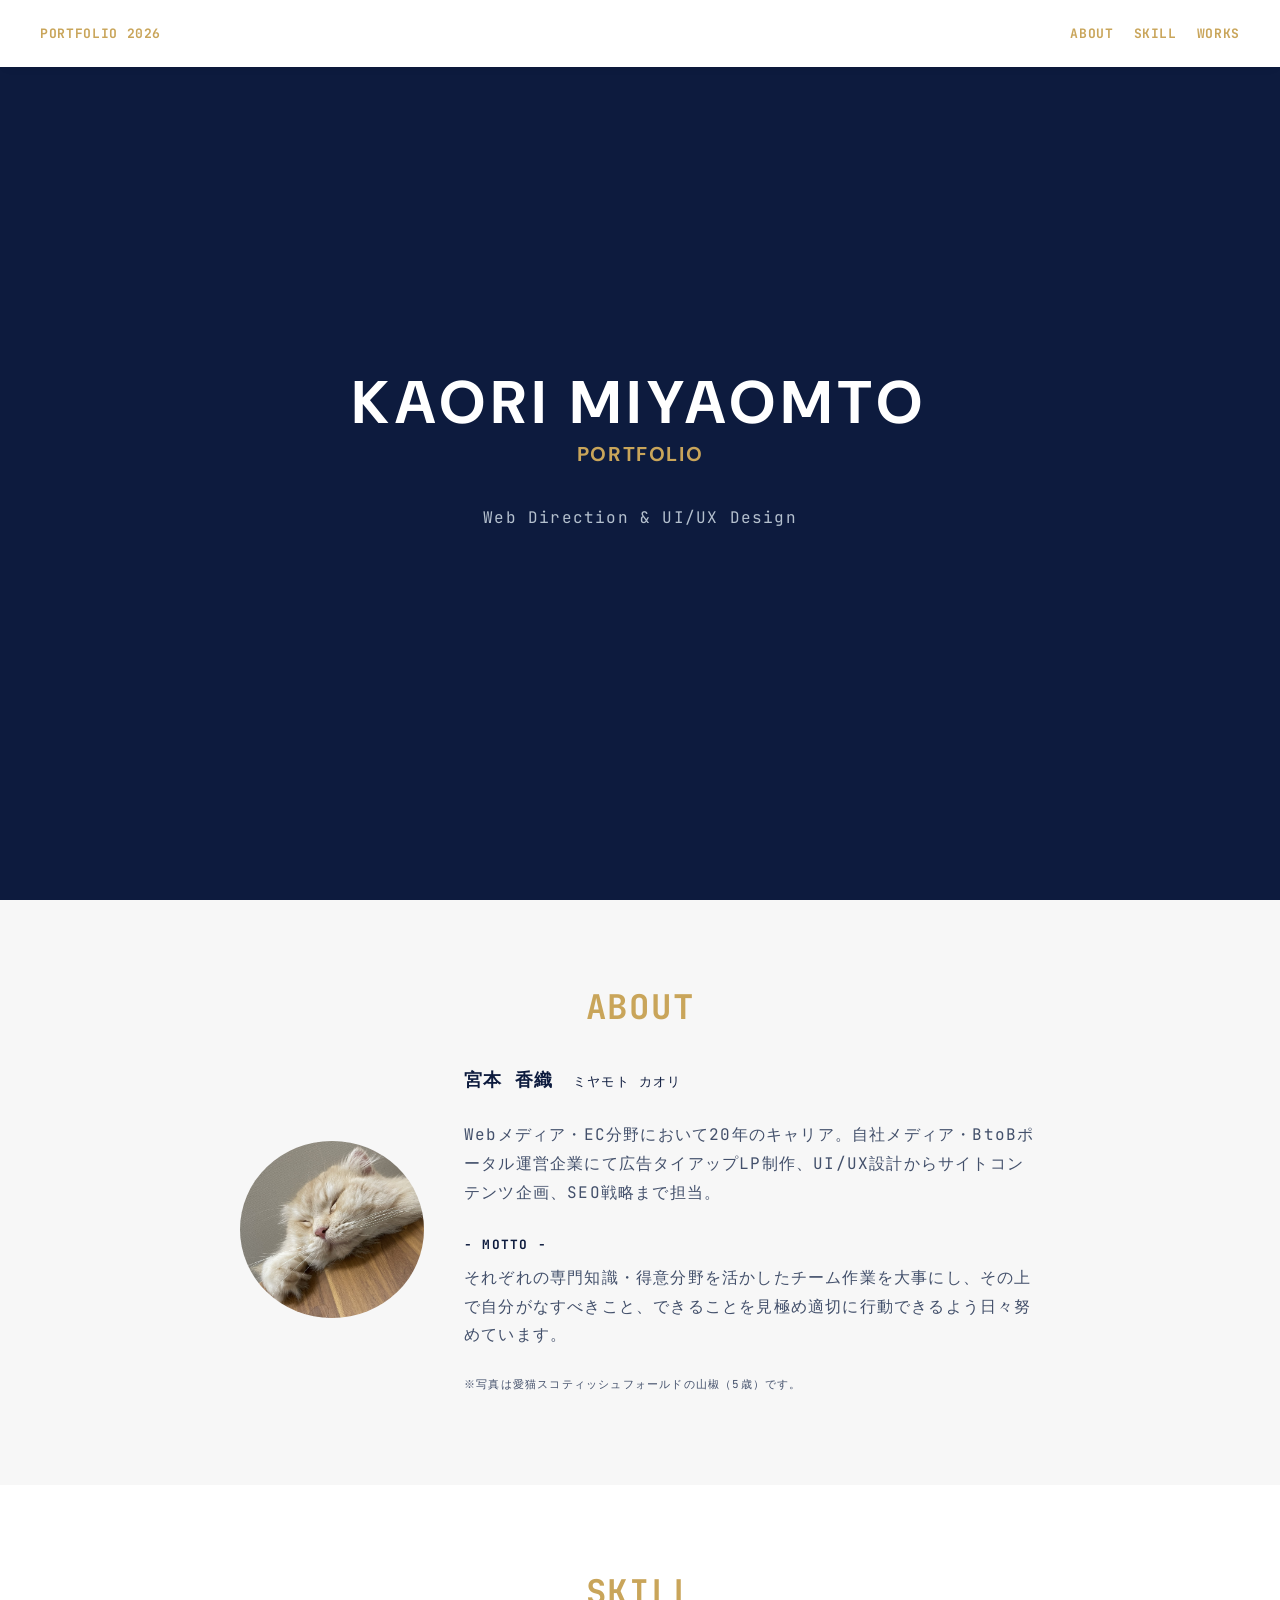
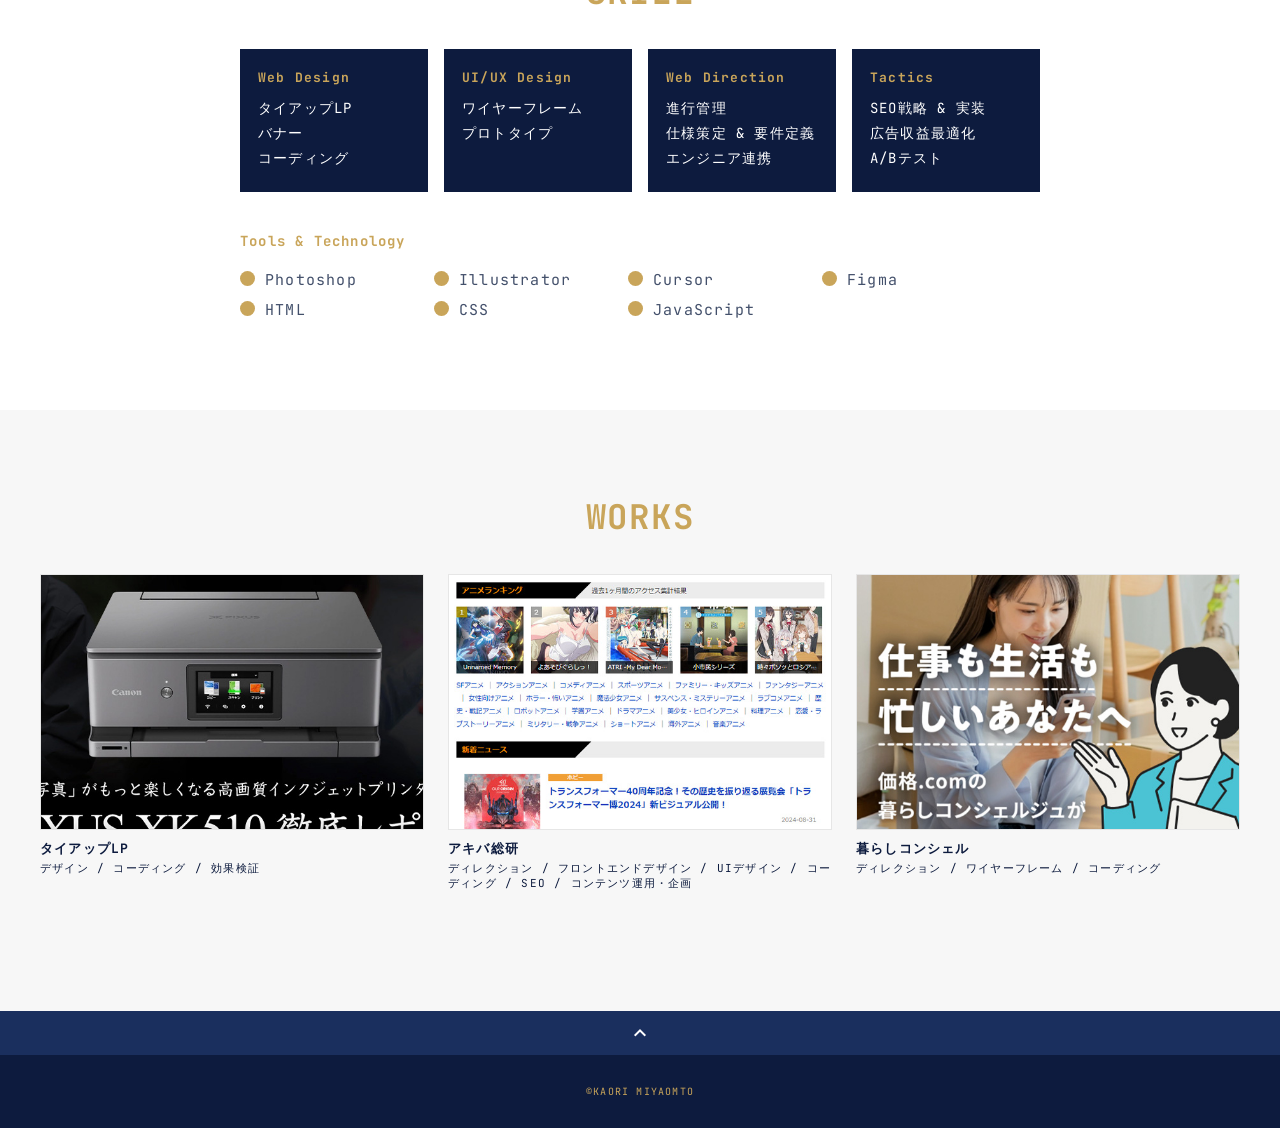
<file: index.html>
<!DOCTYPE html>
<html>
<head>
  <meta charset="utf-8">
  <meta name="viewport" content="width=device-width,initial-scale=1">
  <meta name="description" content="宮本香織のポートフォリオサイトです。" />
  <title>KAORI MIYAOMTO ポートフォリオ</title>
  <link rel="preconnect" href="https://fonts.googleapis.com">
  <link rel="preconnect" href="https://fonts.gstatic.com" crossorigin>
  <link href="https://fonts.googleapis.com/css2?family=DM+Sans:ital,opsz,wght@0,9..40,100..1000;1,9..40,100..1000&family=JetBrains+Mono:ital,wght@0,100..800;1,100..800&display=swap" rel="stylesheet">
  <link href="https://fonts.googleapis.com/css?family=Material+Icons+Outlined" rel="stylesheet">
  <link href="css/ress.css" media="all" rel="stylesheet" type="text/css" />
  <link href="css/style.css" media="all" rel="stylesheet" type="text/css" />
  <link rel="shortcut icon" href="img/favicon.ico" />
</head>

<body>
  <div class="wrapper">

    <!-- header -->
    <header class="header ">
      <div class="container">
        <h1 class="header-logo">
          <a href="/portfolio/">PORTFOLIO 2026</a>
        </h1>
        <nav class="gnav">
          <ul class="gnav-list">
            <li class="gnav-item"><a href="#about">ABOUT</a></li>
            <li class="gnav-item"><a href="#skill">SKILL</a></li>
            <li class="gnav-item"><a href="#works">WORKS</a></li>
          </ul>
        </nav>
      </div>
    </header>
    <!-- /header -->

    <main class="content">

      <div class="mv">
        <div class="mv-container">
          <p class="mv-title">KAORI MIYAOMTO</p>
          <p class="mv-subtitle">PORTFOLIO</p>
          <p class="mv-text">Web Direction & UI/UX Design</p>
        </div>
      </div>
      <section class="about section" id="about">
        <div class="container">
          <h2 class="title">ABOUT</h2>
          <div class="profile">
            <p class="profile-img">
              <img src="img/profile.jpg" alt="About me">
            </p>
            <div class="profile-body">
              <p class="profile-name">宮本 香織<small>ミヤモト カオリ</small></p>
              <p>
                Webメディア・EC分野において20年のキャリア。自社メディア・BtoBポータル運営企業にて広告タイアップLP制作、UI/UX設計からサイトコンテンツ企画、SEO戦略まで担当。
              </p>
              <p class="profile-comment">
                それぞれの専門知識・得意分野を活かしたチーム作業を大事にし、その上で自分がなすべきこと、できることを見極め適切に行動できるよう日々努めています。  
              </p>
              <p class="note">※写真は愛猫スコティッシュフォールドの山椒（5歳）です。</p>
            </div>
          </div>
        </div>
      </section>
      <section class="skill section" id="skill">
        <div class="container">
          <h2 class="title">SKILL</h2>
          <div class="skill-list">
            <div class="skill-set">
              <div class="skill-item">
                <div class="skill-body">
                  <h3 class="skill-name">Web Design</h3>
                  <ul class="skill-text">
                    <li>タイアップLP</li><li>バナー</li><li>コーディング</li>
                  </ul>
                </div>
              </div>
              <div class="skill-item">
                <div class="skill-body">
                  <h3 class="skill-name">UI/UX Design</h3>
                  <ul class="skill-text">
                    <li>ワイヤーフレーム</li><li>プロトタイプ</li>
                  </ul>
                </div>
              </div>
              <div class="skill-item">
                <div class="skill-body">
                  <h3 class="skill-name">Web Direction</h3>
                  <ul class="skill-text">
                    <li>進行管理</li><li>仕様策定 & 要件定義</li><li>エンジニア連携</li>
                  </ul>
                </div>
              </div>
              <div class="skill-item">
                <div class="skill-body">
                  <h3 class="skill-name">Tactics</h3>
                  <ul class="skill-text">
                    <li>SEO戦略 & 実装</li><li>広告収益最適化</li><li>A/Bテスト</li>
                  </ul>
                </div>
              </div>
            </div>
            <div class="tool-set">
              <h3 class="tool-name">Tools & Technology</h3>
              <ul class="tool-list">
                <li class="tool-icon">Photoshop</li>
                <li class="tool-icon">Illustrator</li>
                <li class="tool-icon">Cursor</li>
                <li class="tool-icon">Figma</li>
                <li class="tool-icon">HTML</li>
                <li class="tool-icon">CSS</li>
                <li class="tool-icon">JavaScript</li>
              </ul>
            </div>
          </div>
        </div>
      </section>
      <section class="works section" id="works">
        <div class="container">
          <h2 class="title">WORKS</h2>
          <div class="works-list">
            <a class="works-item" href="works_01.html">
              <div class="works-img"><img src="img/works-thumb_01.jpg" alt="タイアップLP"></div>
              <p class="works-name">タイアップLP</p>
              <p class="works-info">デザイン / コーディング / 効果検証</p>
            </a>
            <a class="works-item" href="works_02.html">
              <div class="works-img"><img src="img/works-thumb_02.jpg" alt="アキバ総研"></div>
              <p class="works-name">アキバ総研</p>
              <p class="works-info">ディレクション / フロントエンドデザイン / UIデザイン / コーディング / SEO / コンテンツ運用・企画</p>
            </a>
            <a class="works-item" href="works_03.html">
              <div class="works-img"><img src="img/works-thumb_03.jpg" alt="暮らしコンシェル"></div>
              <p class="works-name">暮らしコンシェル</p>
              <p class="works-info">ディレクション / ワイヤーフレーム / コーディング</p>
            </a>
          </div>
        </div>
      </section>
      <div class="page-top" id="js-page-top">
        <span class="material-icons-outlined">expand_less</span>
      </div>
    </main>

    <footer class="footer">
      <div class="copyright">&copy;KAORI MIYAOMTO</div>
    </footer>
    </div>
  <script src="https://ajax.googleapis.com/ajax/libs/jquery/3.6.0/jquery.min.js"></script>
  <script type='text/javascript' src="js/script.js"></script>
</body>
</html>
</file>
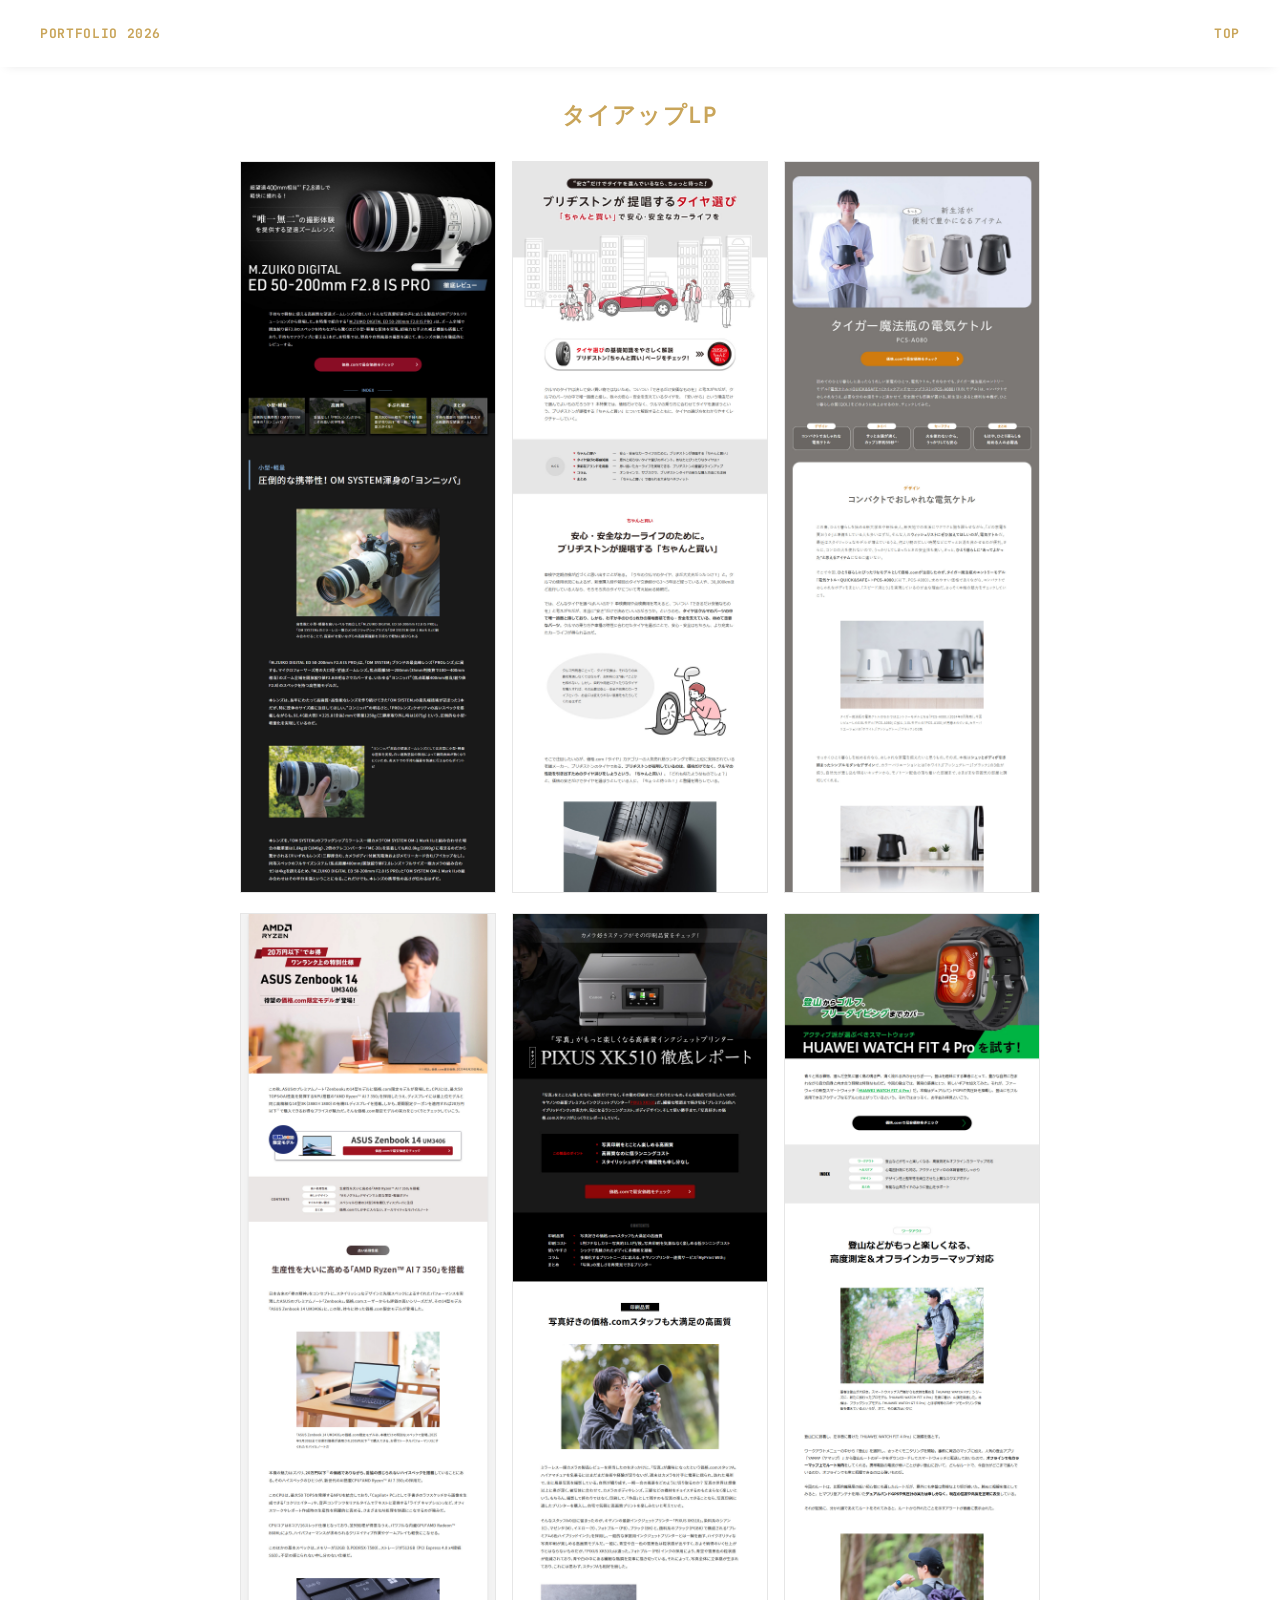
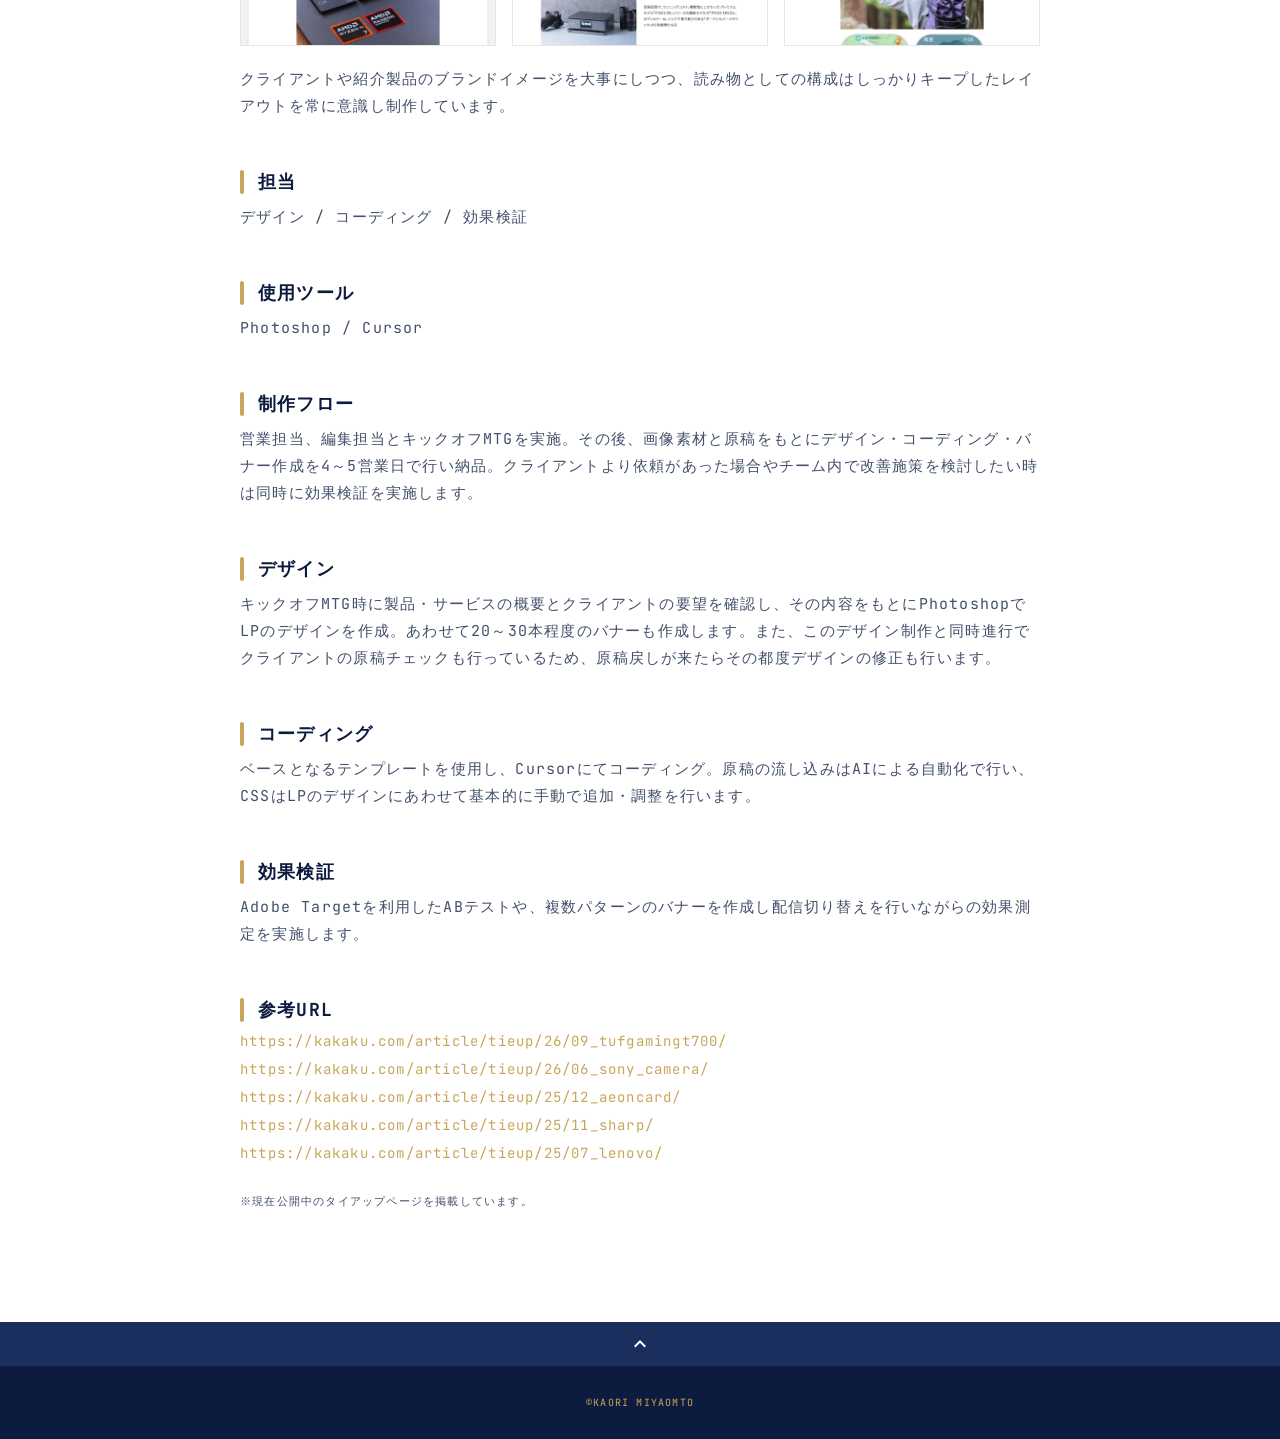
<file: works_01.html>
<!DOCTYPE html>
<html>
<head>
  <meta charset="utf-8">
  <meta name="viewport" content="width=device-width,initial-scale=1.0,user-scalable=no">
  <meta name="description" content="宮本香織のポートフォリオサイトです。" />
  <title>KAORI MIYAOMTO ポートフォリオ</title>
  <link rel="preconnect" href="https://fonts.googleapis.com">
  <link rel="preconnect" href="https://fonts.gstatic.com" crossorigin>
  <link href="https://fonts.googleapis.com/css2?family=DM+Sans:ital,opsz,wght@0,9..40,100..1000;1,9..40,100..1000&family=JetBrains+Mono:ital,wght@0,100..800;1,100..800&display=swap" rel="stylesheet">
  <link href="https://fonts.googleapis.com/css?family=Material+Icons+Outlined" rel="stylesheet">
  <link href="css/ress.css" media="all" rel="stylesheet" type="text/css" />
  <link href="css/style.css" media="all" rel="stylesheet" type="text/css" />
  <link rel="shortcut icon" href="img/favicon.ico" />
</head>

<body>
  <div class="wrapper">

    <!-- header -->
    <header class="header ">
      <div class="container">
        <h1 class="header-logo">
          <a href="/portfolio/">PORTFOLIO 2026</a>
        </h1>
        <nav class="gnav">
          <ul class="gnav-list">
            <li class="gnav-item"><a href="/portfolio/">TOP</a></li>
          </ul>
        </nav>
      </div>
    </header>
    <!-- /header -->

    <main class="content">

      <article class="article">
        <div class="article-container">
          <h2 class="article-title">タイアップLP</h2>
          <div class="article-body">
            <div class="works-sample">
              <a href="https://kakaku.com/article/tieup/25/09_omsystem/" target="_blank" rel="noopener"><img src="img/works-lp_01.jpg" alt="タイアップLP"></a>
              <a href="https://kakaku.com/article/tieup/25/03_bridgestone/" target="_blank" rel="noopener"><img src="img/works-lp_02.jpg" alt="タイアップLP"></a>
              <a href="https://kakaku.com/article/tieup/25/01_tiger/" target="_blank" rel="noopener"><img src="img/works-lp_03.jpg" alt="タイアップLP"></a>
              <a href="https://kakaku.com/article/tieup/25/08_zenbook/" target="_blank" rel="noopener"><img src="img/works-lp_04.jpg" alt="タイアップLP"></a>
              <a href="https://kakaku.com/article/tieup/25/11_pixus_xk510/" target="_blank" rel="noopener"><img src="img/works-lp_05.jpg" alt="タイアップLP"></a>
              <a href="https://kakaku.com/article/tieup/25/05_huawei/" target="_blank" rel="noopener"><img src="img/works-lp_06.jpg" alt="タイアップLP"></a>
            </div>
            <p>クライアントや紹介製品のブランドイメージを大事にしつつ、読み物としての構成はしっかりキープしたレイアウトを常に意識し制作しています。</p>

            <h3>担当</h3>
            <p>デザイン / コーディング / 効果検証</p>
            <h3>使用ツール</h3>
            <p>Photoshop / Cursor</p>
            <h3>制作フロー</h3>
            <p>
              営業担当、編集担当とキックオフMTGを実施。その後、画像素材と原稿をもとにデザイン・コーディング・バナー作成を4～5営業日で行い納品。クライアントより依頼があった場合やチーム内で改善施策を検討したい時は同時に効果検証を実施します。
            </p>
            <h3>デザイン</h3>
            <p>
              キックオフMTG時に製品・サービスの概要とクライアントの要望を確認し、その内容をもとにPhotoshopでLPのデザインを作成。あわせて20～30本程度のバナーも作成します。また、このデザイン制作と同時進行でクライアントの原稿チェックも行っているため、原稿戻しが来たらその都度デザインの修正も行います。
            </p>
            <h3>コーディング</h3>
            <p>
              ベースとなるテンプレートを使用し、Cursorにてコーディング。原稿の流し込みはAIによる自動化で行い、CSSはLPのデザインにあわせて基本的に手動で追加・調整を行います。
            </p>
            <h3>効果検証</h3>
            <p>
              Adobe Targetを利用したABテストや、複数パターンのバナーを作成し配信切り替えを行いながらの効果測定を実施します。
            </p>
            <h3>参考URL</h3>
            <ul class="works-link">
              <li><a href="https://kakaku.com/article/tieup/26/09_tufgamingt700/" target="_blank" rel="noopener">https://kakaku.com/article/tieup/26/09_tufgamingt700/</a></li>
              <li><a href="https://kakaku.com/article/tieup/26/06_sony_camera/" target="_blank" rel="noopener">https://kakaku.com/article/tieup/26/06_sony_camera/</a></li>
              <li><a href="https://kakaku.com/article/tieup/25/12_aeoncard/" target="_blank" rel="noopener">https://kakaku.com/article/tieup/25/12_aeoncard/</a></li>
              <li><a href="https://kakaku.com/article/tieup/25/11_sharp/" target="_blank" rel="noopener">https://kakaku.com/article/tieup/25/11_sharp/</a></li>
              <li><a href="https://kakaku.com/article/tieup/25/07_lenovo/" target="_blank" rel="noopener">https://kakaku.com/article/tieup/25/07_lenovo/</a></li>
            </ul>
            <p class="note">※現在公開中のタイアップページを掲載しています。</p>
          </div>
        </div>
      </article>

      <div class="page-top" id="js-page-top">
        <span class="material-icons-outlined">expand_less</span>
      </div>
    </main>

    <!-- footer -->
    <footer class="footer">
      <div class="copyright">&copy;KAORI MIYAOMTO</div>
    </footer>
    <!-- /footer -->

  </div>
  <script src="https://ajax.googleapis.com/ajax/libs/jquery/3.5.1/jquery.min.js"></script>
  <script type='text/javascript' src="js/script.js"></script>
</body>
</html>
</file>
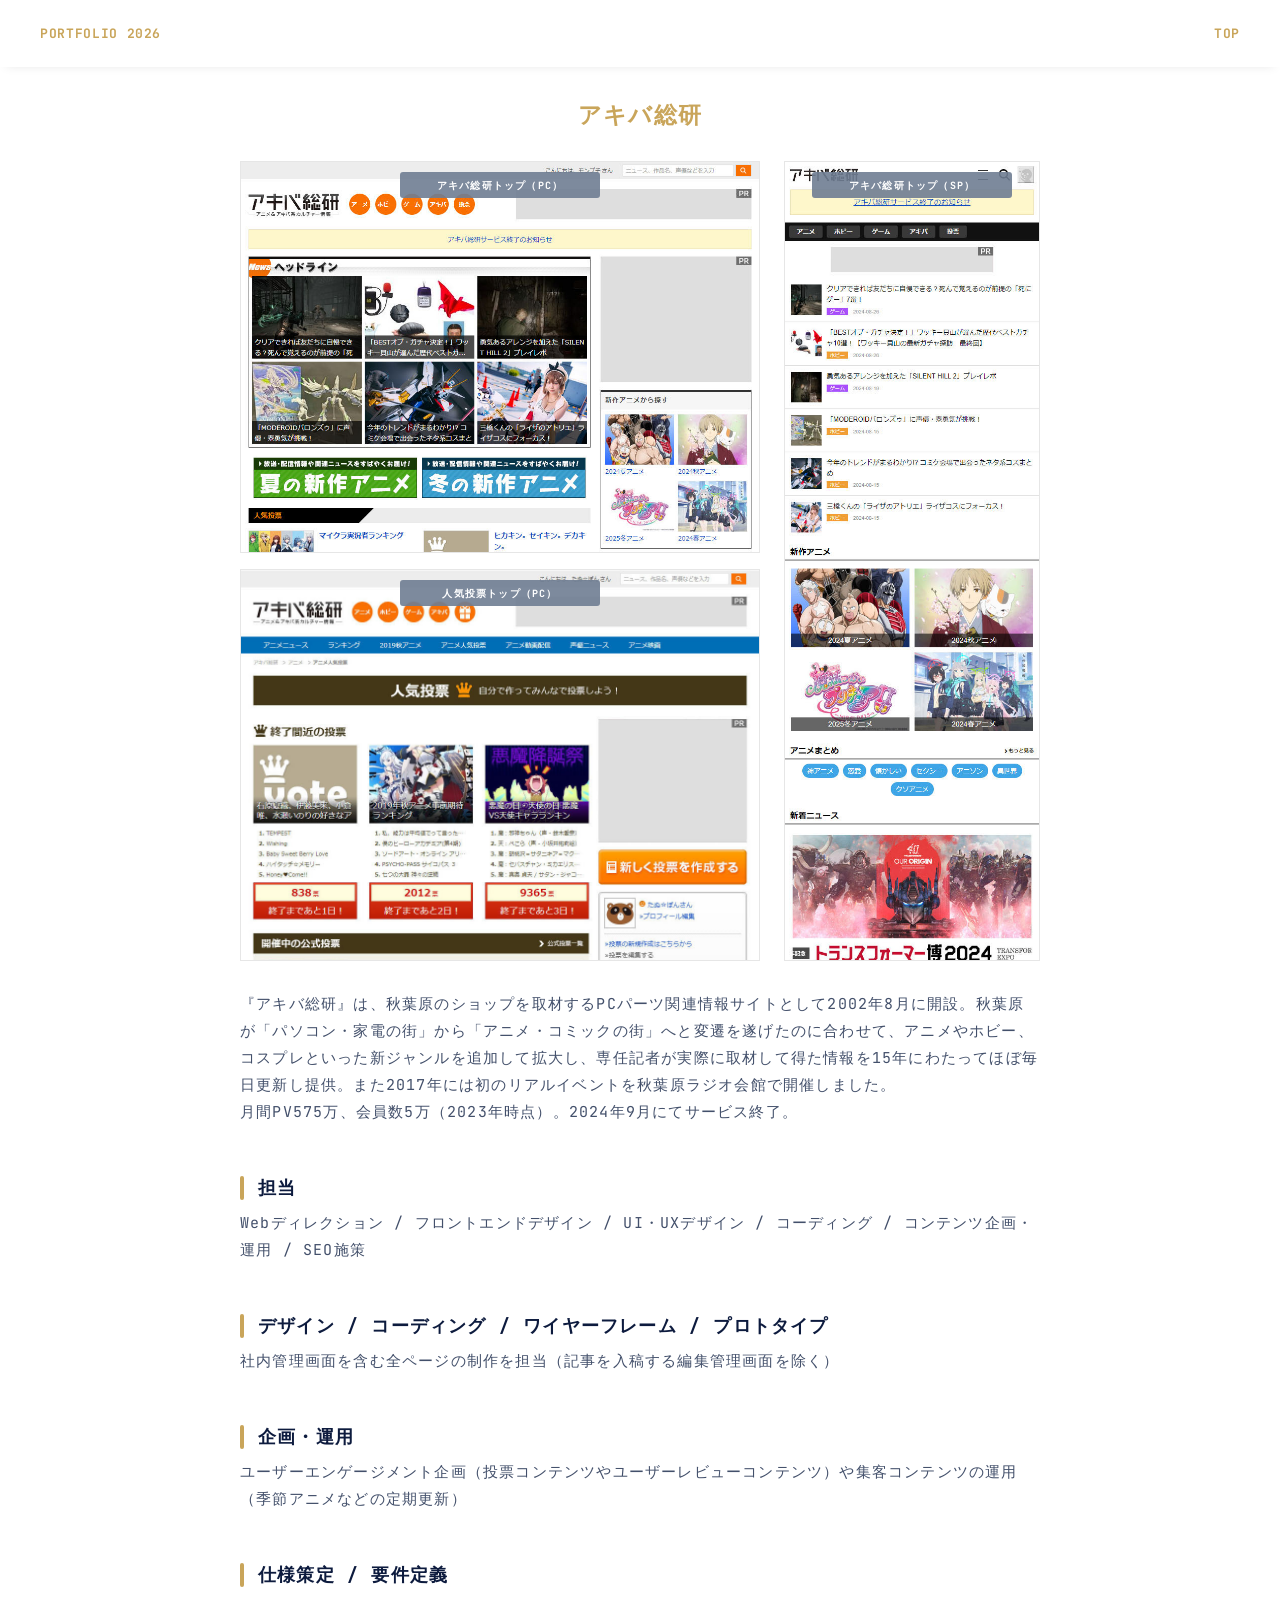
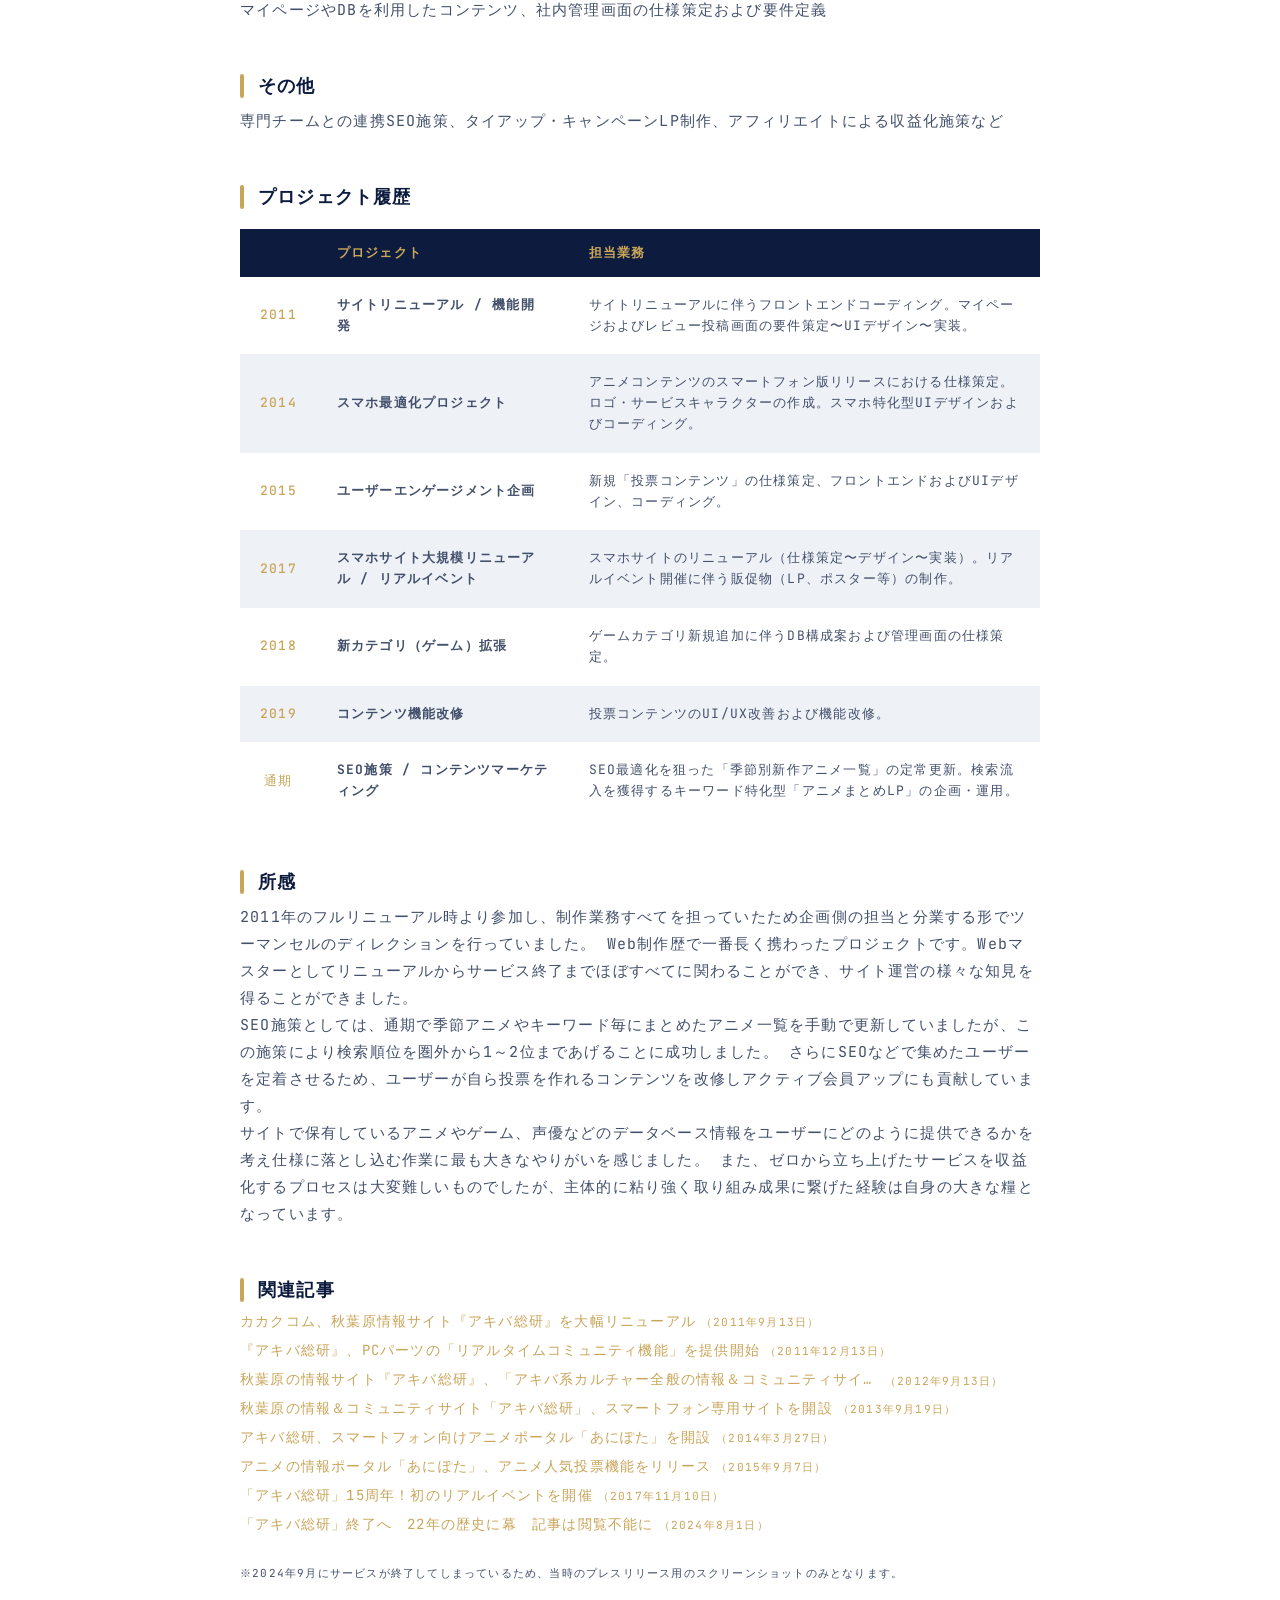
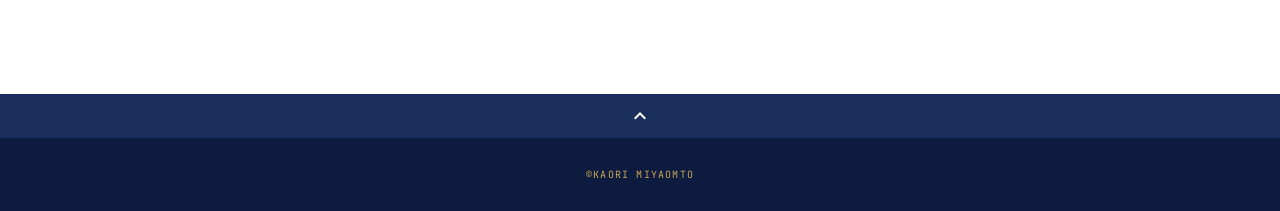
<file: works_02.html>
<!DOCTYPE html>
<html>
<head>
  <meta charset="utf-8">
  <meta name="viewport" content="width=device-width,initial-scale=1.0,user-scalable=no">
  <meta name="description" content="宮本香織のポートフォリオサイトです。" />
  <title>KAORI MIYAOMTO ポートフォリオ</title>
  <link rel="preconnect" href="https://fonts.googleapis.com">
  <link rel="preconnect" href="https://fonts.gstatic.com" crossorigin>
  <link href="https://fonts.googleapis.com/css2?family=DM+Sans:ital,opsz,wght@0,9..40,100..1000;1,9..40,100..1000&family=JetBrains+Mono:ital,wght@0,100..800;1,100..800&display=swap" rel="stylesheet">
  <link href="https://fonts.googleapis.com/css?family=Material+Icons+Outlined" rel="stylesheet">
  <link href="css/ress.css" media="all" rel="stylesheet" type="text/css" />
  <link href="css/style.css" media="all" rel="stylesheet" type="text/css" />
  <link rel="shortcut icon" href="img/favicon.ico" />
</head>

<body>
  <div class="wrapper">

    <!-- header -->
    <header class="header ">
      <div class="container">
        <h1 class="header-logo">
          <a href="/portfolio/">PORTFOLIO 2026</a>
        </h1>
        <nav class="gnav">
          <ul class="gnav-list">
            <li class="gnav-item"><a href="/portfolio/">TOP</a></li>
          </ul>
        </nav>
      </div>
    </header>
    <!-- /header -->

    <main class="content">

      <article class="article">
        <div class="article-container">
          <h2 class="article-title">アキバ総研</h2>
          <div class="article-body">
            <div class="screen-shot">
              <div class="ss-box_01">
                <p><a href="img/works-akiba_01.jpg"><img src="img/works-akiba_01.jpg" alt="アキバ総研トップ（PC）"></a><span class="cap">アキバ総研トップ（PC）</span></p>
                <p><a href="img/works-akiba_02.jpg"><img src="img/works-akiba_02.jpg" alt="人気投票トップ（PC）"></a><span class="cap">人気投票トップ（PC）</span></p>
              </div>
              <div class="ss-box_02">
                <p><a href="img/works-akiba_03.jpg"><img src="img/works-akiba_03.jpg" alt="アキバ総研トップ（SP）"></a><span class="cap">アキバ総研トップ（SP）</span></p>
              </div> 
            </div>
            <p>
              『アキバ総研』は、秋葉原のショップを取材するPCパーツ関連情報サイトとして2002年8月に開設。秋葉原が「パソコン・家電の街」から「アニメ・コミックの街」へと変遷を遂げたのに合わせて、アニメやホビー、コスプレといった新ジャンルを追加して拡大し、専任記者が実際に取材して得た情報を15年にわたってほぼ毎日更新し提供。また2017年には初のリアルイベントを秋葉原ラジオ会館で開催しました。<br>
              月間PV575万、会員数5万（2023年時点）。2024年9月にてサービス終了。
            </p>
            <h3>担当</h3>
            <p>
              Webディレクション / フロントエンドデザイン / UI・UXデザイン / コーディング / コンテンツ企画・運用 / SEO施策
            </p>
            <h3>デザイン / コーディング / ワイヤーフレーム / プロトタイプ</h3>
            <p>
              社内管理画面を含む全ページの制作を担当（記事を入稿する編集管理画面を除く）
            </p>
            <h3>企画・運用</h3>
            <p>
              ユーザーエンゲージメント企画（投票コンテンツやユーザーレビューコンテンツ）や集客コンテンツの運用（季節アニメなどの定期更新）
            </p>
            <h3>仕様策定 / 要件定義</h3>
            <p>
              マイページやDBを利用したコンテンツ、社内管理画面の仕様策定および要件定義
            </p>
            <h3>その他</h3>
            <p>
              専門チームとの連携SEO施策、タイアップ・キャンペーンLP制作、アフィリエイトによる収益化施策など
            </p>
            <h3>プロジェクト履歴</h3>
            <div class="career-table-wrapper">
              <table class="career-table">
                <thead>
                  <tr>
                    <th class="col-year"></th>
                    <th class="col-project">プロジェクト</th>
                    <th class="col-detail">担当業務</th>
                  </tr>
                </thead>
                <tbody>
                  <tr>
                    <td class="year">2011</td>
                    <td class="project">サイトリニューアル / 機能開発</td>
                    <td class="detail">サイトリニューアルに伴うフロントエンドコーディング。マイページおよびレビュー投稿画面の要件策定〜UIデザイン〜実装。</td>
                  </tr>
                  <tr>
                    <td class="year">2014</td>
                    <td class="project">スマホ最適化プロジェクト</td>
                    <td class="detail">アニメコンテンツのスマートフォン版リリースにおける仕様策定。ロゴ・サービスキャラクターの作成。スマホ特化型UIデザインおよびコーディング。</td>
                  </tr>
                  <tr>
                    <td class="year">2015</td>
                    <td class="project">ユーザーエンゲージメント企画</td>
                    <td class="detail">新規「投票コンテンツ」の仕様策定、フロントエンドおよびUIデザイン、コーディング。</td>
                  </tr>
                  <tr>
                    <td class="year">2017</td>
                    <td class="project">スマホサイト大規模リニューアル / リアルイベント</td>
                    <td class="detail">スマホサイトのリニューアル（仕様策定〜デザイン〜実装）。リアルイベント開催に伴う販促物（LP、ポスター等）の制作。</td>
                  </tr>
                  <tr>
                    <td class="year">2018</td>
                    <td class="project">新カテゴリ（ゲーム）拡張</td>
                    <td class="detail">ゲームカテゴリ新規追加に伴うDB構成案および管理画面の仕様策定。</td>
                  </tr>
                  <tr>
                    <td class="year">2019</td>
                    <td class="project">コンテンツ機能改修</td>
                    <td class="detail">投票コンテンツのUI/UX改善および機能改修。</td>
                  </tr>
                  <tr>
                    <td class="year">通期</td>
                    <td class="project">SEO施策 / コンテンツマーケティング</td>
                    <td class="detail">SEO最適化を狙った「季節別新作アニメ一覧」の定常更新。検索流入を獲得するキーワード特化型「アニメまとめLP」の企画・運用。</td>
                  </tr>
                </tbody>
              </table>
            </div>
            <h3>所感</h3>
            <p>
              2011年のフルリニューアル時より参加し、制作業務すべてを担っていたため企画側の担当と分業する形でツーマンセルのディレクションを行っていました。
              Web制作歴で一番長く携わったプロジェクトです。Webマスターとしてリニューアルからサービス終了までほぼすべてに関わることができ、サイト運営の様々な知見を得ることができました。<br>
              SEO施策としては、通期で季節アニメやキーワード毎にまとめたアニメ一覧を手動で更新していましたが、この施策により検索順位を圏外から1～2位まであげることに成功しました。
              さらにSEOなどで集めたユーザーを定着させるため、ユーザーが自ら投票を作れるコンテンツを改修しアクティブ会員アップにも貢献しています。<br>
              サイトで保有しているアニメやゲーム、声優などのデータベース情報をユーザーにどのように提供できるかを考え仕様に落とし込む作業に最も大きなやりがいを感じました。
              また、ゼロから立ち上げたサービスを収益化するプロセスは大変難しいものでしたが、主体的に粘り強く取り組み成果に繋げた経験は自身の大きな糧となっています。
            </p>
            <h3>関連記事</h3>
            <ul class="works-link">
              <li><a href="https://prtimes.jp/main/html/rd/p/000000183.000001455.html" target="_blank" rel="noopener">
                カカクコム、秋葉原情報サイト『アキバ総研』を大幅リニューアル<small>（2011年9月13日）</small>
              </a></li>
              <li><a href="https://prtimes.jp/main/html/rd/p/000000172.000001455.html" target="_blank" rel="noopener">
                『アキバ総研』、PCパーツの「リアルタイムコミュニティ機能」を提供開始<small>（2011年12月13日）</small>
              </a></li>
              <li><a href="https://prtimes.jp/main/html/rd/p/000000211.000001455.html" target="_blank" rel="noopener">
                <span>秋葉原の情報サイト『アキバ総研』、「アキバ系カルチャー全般の情報＆コミュニティサイト」へと大幅リニューアル　～サイト開設10周年を記念したプレゼントキャンペーンも実施～</span><small>（2012年9月13日）</small>
              </a></li>
              <li><a href="https://prtimes.jp/main/html/rd/p/000000281.000001455.html" target="_blank" rel="noopener">
                秋葉原の情報＆コミュニティサイト「アキバ総研」、スマートフォン専用サイトを開設<small>（2013年9月19日）</small>
              </a></li>
              <li><a href="https://prtimes.jp/main/html/rd/p/000000314.000001455.html" target="_blank" rel="noopener">
                アキバ総研、スマートフォン向けアニメポータル「あにぽた」を開設<small>（2014年3月27日）</small>
              </a></li>
              <li><a href="https://prtimes.jp/main/html/rd/p/000000408.000001455.html" target="_blank" rel="noopener">
                アニメの情報ポータル「あにぽた」、アニメ人気投票機能をリリース<small>（2015年9月7日）</small>
              </a></li>
              <li><a href="https://prtimes.jp/main/html/rd/p/000000549.000001455.html" target="_blank" rel="noopener">
                「アキバ総研」15周年！初のリアルイベントを開催<small>（2017年11月10日）</small>
              </a></li>
              <li><a href="https://www.itmedia.co.jp/news/article/2408/01/1240801124/" target="_blank" rel="noopener">
                「アキバ総研」終了へ　22年の歴史に幕　記事は閲覧不能に<small>（2024年8月1日）</small>
              </a></li>
            </ul>
            <p class="note">※2024年9月にサービスが終了してしまっているため、当時のプレスリリース用のスクリーンショットのみとなります。</p>
          </div>
        </div>
      </article>

      <div class="page-top" id="js-page-top">
        <span class="material-icons-outlined">expand_less</span>
      </div>
    </main>

    <!-- footer -->
    <footer class="footer">
      <div class="copyright">&copy;KAORI MIYAOMTO</div>
    </footer>
    <!-- /footer -->

  </div>
  <script src="https://ajax.googleapis.com/ajax/libs/jquery/3.5.1/jquery.min.js"></script>
  <script type='text/javascript' src="js/script.js"></script>
</body>
</html>
</file>
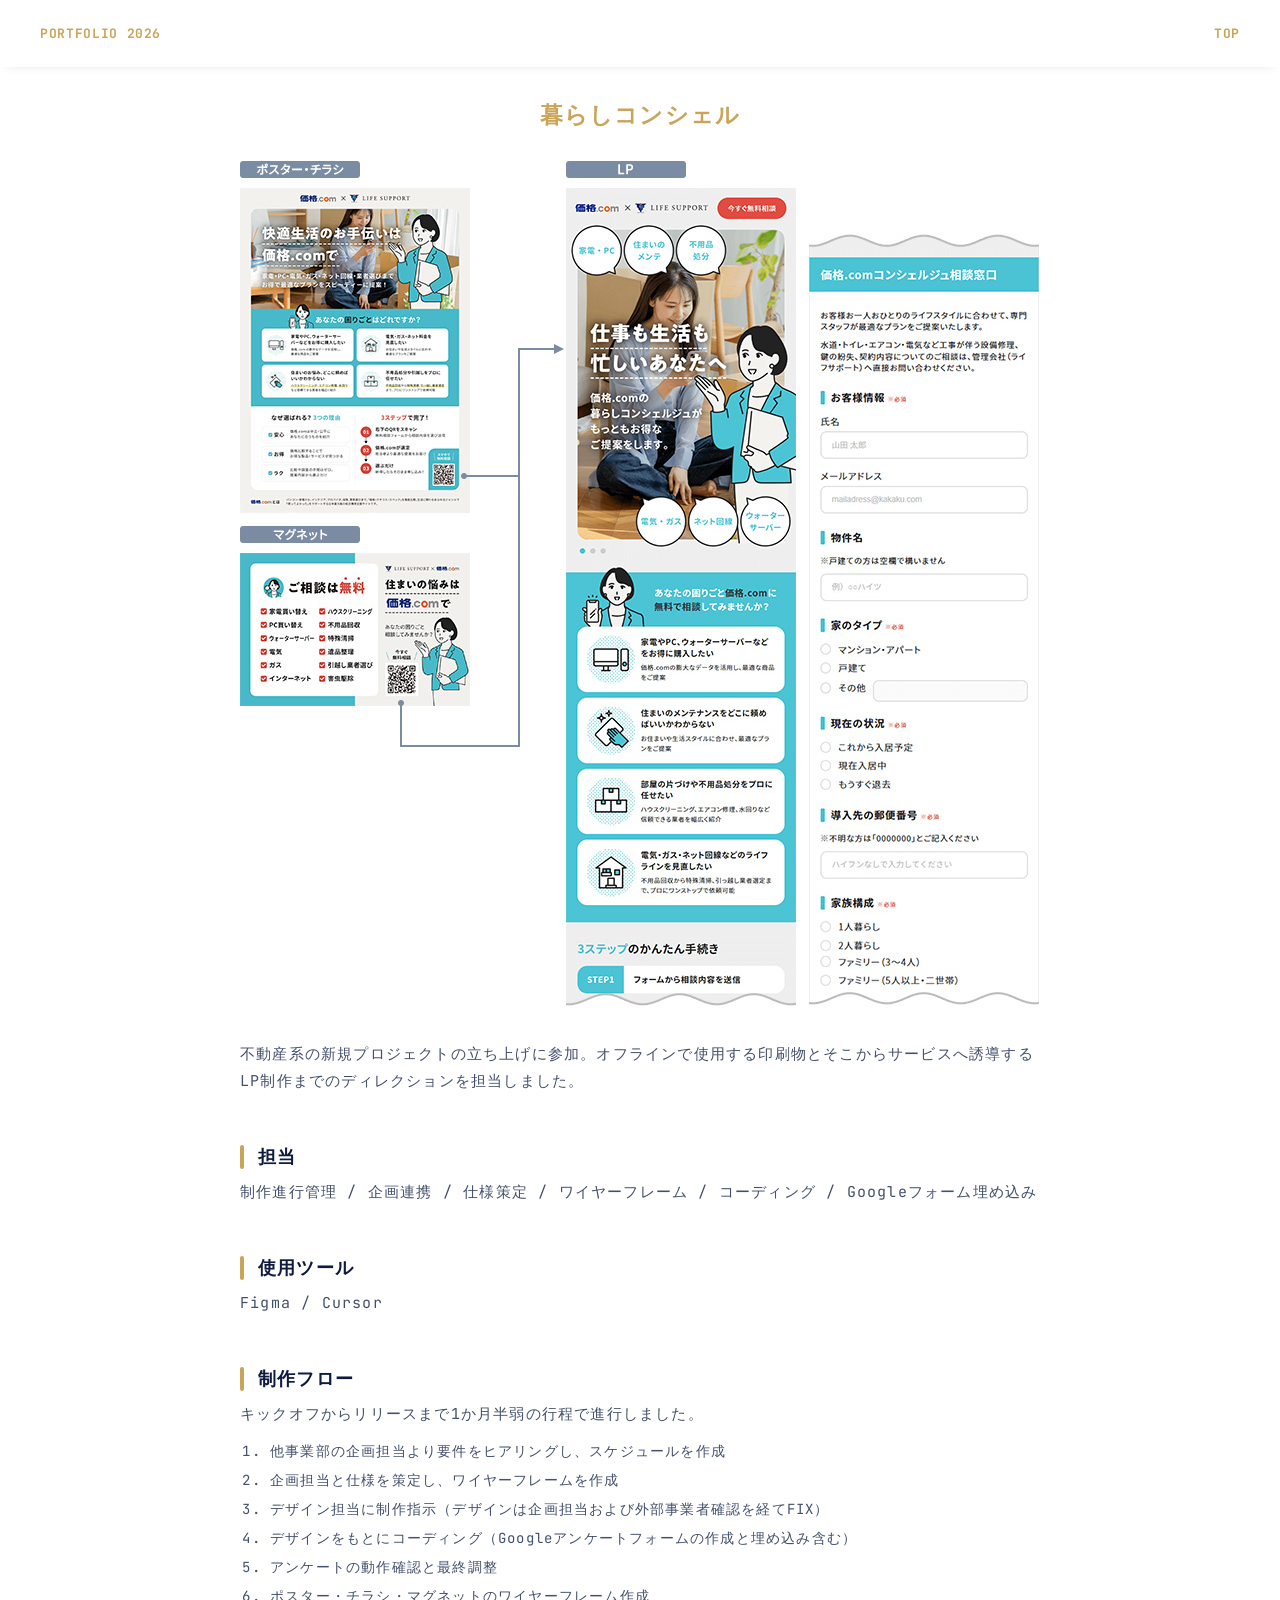
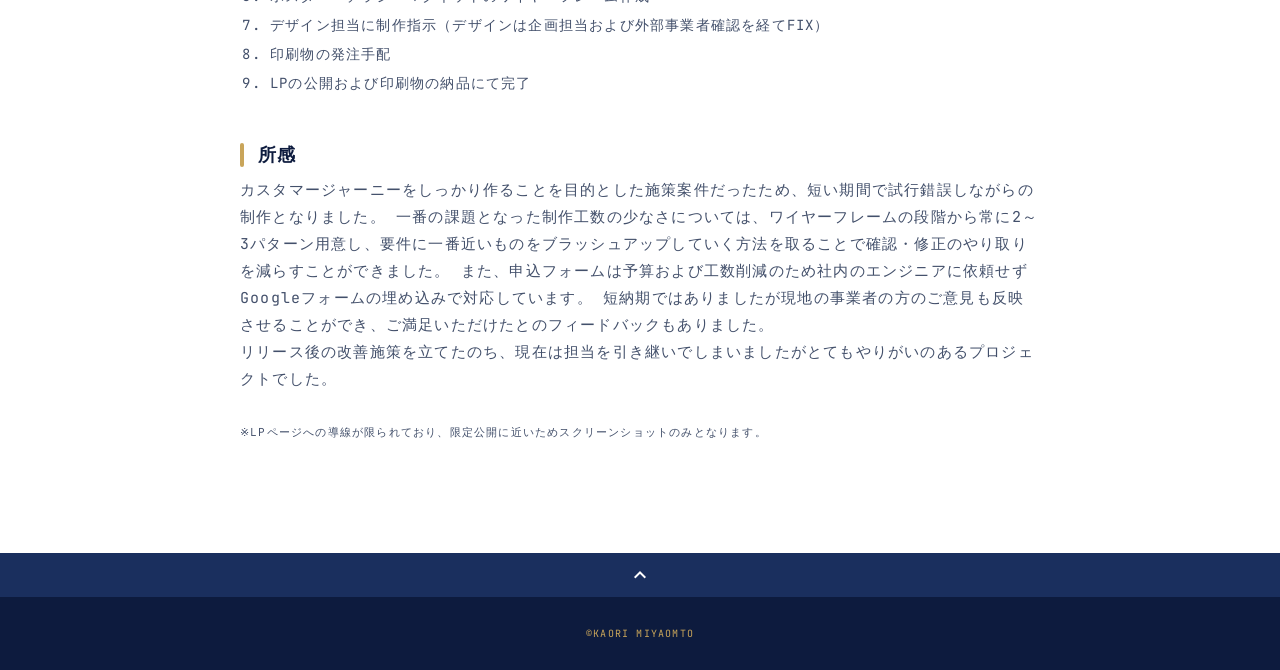
<file: works_03.html>
<!DOCTYPE html>
<html>
<head>
  <meta charset="utf-8">
  <meta name="viewport" content="width=device-width,initial-scale=1.0,user-scalable=no">
  <meta name="description" content="宮本香織のポートフォリオサイトです。" />
  <title>KAORI MIYAOMTO ポートフォリオ</title>
  <link rel="preconnect" href="https://fonts.googleapis.com">
  <link rel="preconnect" href="https://fonts.gstatic.com" crossorigin>
  <link href="https://fonts.googleapis.com/css2?family=DM+Sans:ital,opsz,wght@0,9..40,100..1000;1,9..40,100..1000&family=JetBrains+Mono:ital,wght@0,100..800;1,100..800&display=swap" rel="stylesheet">
  <link href="https://fonts.googleapis.com/css?family=Material+Icons+Outlined" rel="stylesheet">
  <link href="css/ress.css" media="all" rel="stylesheet" type="text/css" />
  <link href="css/style.css" media="all" rel="stylesheet" type="text/css" />
  <link rel="shortcut icon" href="img/favicon.ico" />
</head>

<body>
  <div class="wrapper">

    <!-- header -->
    <header class="header ">
      <div class="container">
        <h1 class="header-logo">
          <a href="/portfolio/">PORTFOLIO 2026</a>
        </h1>
        <nav class="gnav">
          <ul class="gnav-list">
            <li class="gnav-item"><a href="/portfolio/">TOP</a></li>
          </ul>
        </nav>
      </div>
    </header>
    <!-- /header -->

    <main class="content">

      <article class="article">
        <div class="article-container">
          <h2 class="article-title">暮らしコンシェル</h2>
          <div class="article-body">
            <p>
              <img src="img/works-concierge.jpg" alt="暮らしコンシェル">
            </p>
            <p>
              不動産系の新規プロジェクトの立ち上げに参加。オフラインで使用する印刷物とそこからサービスへ誘導するLP制作までのディレクションを担当しました。
            </p>
            <h3>担当</h3>
            <p>
              制作進行管理 / 企画連携 / 仕様策定 / ワイヤーフレーム / コーディング / Googleフォーム埋め込み
            </p>
            <h3>使用ツール</h3>
            <p>Figma / Cursor</p>
            <h3>制作フロー</h3>
            <p>
              キックオフからリリースまで1か月半弱の行程で進行しました。
            </p>
            <ol class="works-flow">
              <li>他事業部の企画担当より要件をヒアリングし、スケジュールを作成</li>
              <li>企画担当と仕様を策定し、ワイヤーフレームを作成</li>
              <li>デザイン担当に制作指示（デザインは企画担当および外部事業者確認を経てFIX）</li>
              <li>デザインをもとにコーディング（Googleアンケートフォームの作成と埋め込み含む）</li>
              <li>アンケートの動作確認と最終調整</li>
              <li>ポスター・チラシ・マグネットのワイヤーフレーム作成</li>
              <li>デザイン担当に制作指示（デザインは企画担当および外部事業者確認を経てFIX）</li>
              <li>印刷物の発注手配</li>
              <li>LPの公開および印刷物の納品にて完了</li>
            </ol>
            <h3>所感</h3>
            <p>カスタマージャーニーをしっかり作ることを目的とした施策案件だったため、短い期間で試行錯誤しながらの制作となりました。
              一番の課題となった制作工数の少なさについては、ワイヤーフレームの段階から常に2～3パターン用意し、要件に一番近いものをブラッシュアップしていく方法を取ることで確認・修正のやり取りを減らすことができました。
              また、申込フォームは予算および工数削減のため社内のエンジニアに依頼せずGoogleフォームの埋め込みで対応しています。
              短納期ではありましたが現地の事業者の方のご意見も反映させることができ、ご満足いただけたとのフィードバックもありました。<br>
              リリース後の改善施策を立てたのち、現在は担当を引き継いでしまいましたがとてもやりがいのあるプロジェクトでした。</p>
            <p class="note">※LPページへの導線が限られており、限定公開に近いためスクリーンショットのみとなります。</p>
          </div>
        </div>
      </article>

      <div class="page-top" id="js-page-top">
        <span class="material-icons-outlined">expand_less</span>
      </div>
    </main>

    <!-- footer -->
    <footer class="footer">
      <div class="copyright">&copy;KAORI MIYAOMTO</div>
    </footer>
    <!-- /footer -->

  </div>
  <script src="https://ajax.googleapis.com/ajax/libs/jquery/3.5.1/jquery.min.js"></script>
  <script type='text/javascript' src="js/script.js"></script>
</body>
</html>
</file>
<file: css/ress.css>
/*!
 * ress.css • v3.0.1
 * MIT License
 * github.com/filipelinhares/ress
 */

/* # =================================================================
   # Global selectors
   # ================================================================= */

html {
  box-sizing: border-box;
  word-break: normal;
  -moz-tab-size: 4;
  tab-size: 4;

  -webkit-text-size-adjust: 100%; /* Prevent adjustments of font size after orientation changes in iOS */
}

*,
::before,
::after {
  box-sizing: inherit;
  background-repeat: no-repeat; /* Set `background-repeat: no-repeat` to all elements and pseudo elements */
}

::before,
::after {
  vertical-align: inherit;
  text-decoration: inherit; /* Inherit text-decoration and vertical align to ::before and ::after pseudo elements */
}

* {
  margin: 0;
  padding: 0; /* Reset `padding` and `margin` of all elements */
}

/* # =================================================================
   # General elements
   # ================================================================= */

hr {
  overflow: visible; /* Show the overflow in Edge and IE */
  height: 0; /* Add the correct box sizing in Firefox */
}

details,
main {
  display: block; /* Render the `main` element consistently in IE. */
}

summary {
  display: list-item; /* Add the correct display in all browsers */
}

small {
  font-size: 80%; /* Set font-size to 80% in `small` elements */
}

[hidden] {
  display: none; /* Add the correct display in IE */
}

abbr[title] {
  /* Add the correct text decoration in Chrome, Edge, IE, Opera, and Safari */
  text-decoration: underline;
  text-decoration: underline dotted;
  border-bottom: none; /* Remove the bottom border in Chrome 57 */
}

a {
  background-color: transparent; /* Remove the gray background on active links in IE 10 */
}

a:active,
a:hover {
  outline-width: 0; /* Remove the outline when hovering in all browsers */
}

code,
kbd,
pre,
samp {
  font-family: monospace, monospace; /* Specify the font family of code elements */
}

pre {
  font-size: 1em; /* Correct the odd `em` font sizing in all browsers */
}

b,
strong {
  font-weight: bolder; /* Add the correct font weight in Chrome, Edge, and Safari */
}

/* https://gist.github.com/unruthless/413930 */
sub,
sup {
  position: relative;
  font-size: 75%;
  line-height: 0;
  vertical-align: baseline;
}

sub {
  bottom: -.25em;
}

sup {
  top: -.5em;
}

ul, ol {
  list-style: none;
  margin: 0;
  padding: 0;
}

/* # =================================================================
   # Forms
   # ================================================================= */

input {
  border-radius: 0;
}

/* Replace pointer cursor in disabled elements */
[disabled] {
  cursor: default;
}

[type="number"]::-webkit-container-spin-button,
[type="number"]::-webkit-outer-spin-button {
  height: auto; /* Correct the cursor style of increment and decrement buttons in Chrome */
}

[type="search"] {
  outline-offset: -2px; /* Correct the outline style in Safari */

  -webkit-appearance: textfield; /* Correct the odd appearance in Chrome and Safari */
}

[type="search"]::-webkit-search-decoration {
  -webkit-appearance: none; /* Remove the container padding in Chrome and Safari on macOS */
}

textarea {
  overflow: auto; /* Internet Explorer 11+ */
  resize: vertical; /* Specify textarea resizability */
}

button,
input,
optgroup,
select,
textarea {
  font: inherit; /* Specify font inheritance of form elements */
}

optgroup {
  font-weight: bold; /* Restore the font weight unset by the previous rule */
}

button {
  overflow: visible; /* Address `overflow` set to `hidden` in IE 8/9/10/11 */
}

button,
select {
  text-transform: none; /* Firefox 40+, Internet Explorer 11- */
}

/* Apply cursor pointer to button elements */
button,
[type="button"],
[type="reset"],
[type="submit"],
[role="button"] {
  cursor: pointer;
  color: inherit;
}

/* Remove container padding and border in Firefox 4+ */
button::-moz-focus-container,
[type="button"]::-moz-focus-container,
[type="reset"]::-moz-focus-container,
[type="submit"]::-moz-focus-container {
  padding: 0;
  border-style: none;
}

/* Replace focus style removed in the border reset above */
button:-moz-focusring,
[type="button"]::-moz-focus-container,
[type="reset"]::-moz-focus-container,
[type="submit"]::-moz-focus-container {
  outline: 1px dotted ButtonText;
}

button,
html [type="button"],
/* Prevent a WebKit bug where (2) destroys native `audio` and `video`controls in Android 4 */
[type="reset"],
[type="submit"] {
  -webkit-appearance: button; /* Correct the inability to style clickable types in iOS */
}

/* Remove the default button styling in all browsers */
button,
input,
select,
textarea {
  border-style: none;
  background-color: transparent;
}

/* Style select like a standard input */
select {
  -webkit-appearance: none; /* Chrome 41+ */
  -moz-appearance: none; /* Firefox 36+ */
}

select::-ms-expand {
  display: none; /* Internet Explorer 11+ */
}

select::-ms-value {
  color: currentColor; /* Internet Explorer 11+ */
}

legend {
  display: table; /* Correct the text wrapping in Edge and IE */
  max-width: 100%; /* Correct the text wrapping in Edge and IE */
  max-width: 100%; /* Correct the text wrapping in Edge 18- and IE */
  white-space: normal; /* Correct the text wrapping in Edge and IE */
  color: inherit; /* Correct the color inheritance from `fieldset` elements in IE */
  border: 0; /* Correct `color` not being inherited in IE 8/9/10/11 */
}

::-webkit-file-upload-button {
  font: inherit; /* Change font properties to `inherit` in Chrome and Safari */
  color: inherit;
  /* Correct the inability to style clickable types in iOS and Safari */

  -webkit-appearance: button;
}

/* # =================================================================
   # Specify media element style
   # ================================================================= */

img {
  border-style: none; /* Remove border when inside `a` element in IE 8/9/10 */
}

/* Add the correct vertical alignment in Chrome, Firefox, and Opera */
progress {
  vertical-align: baseline;
}

/* # =================================================================
   # Accessibility
   # ================================================================= */

/* Hide content from screens but not screenreaders */
@media screen {
  [hidden~="screen"] {
    display: inherit;
  }
  [hidden~="screen"]:not(:active):not(:focus):not(:target) {
    position: absolute !important;
    clip: rect(0 0 0 0) !important;
  }
}

/* Specify the progress cursor of updating elements */
[aria-busy="true"] {
  cursor: progress;
}

/* Specify the pointer cursor of trigger elements */
[aria-controls] {
  cursor: pointer;
}

/* Specify the unstyled cursor of disabled, not-editable, or otherwise inoperable elements */
[aria-disabled] {
  cursor: default;
}
</file>
<file: css/style.css>
body {
  font-family: var(--font-mono) , var(--font-sans);
  -webkit-font-smoothing: antialiased;
  font-size: 15px;
  font-feature-settings: "palt";
  letter-spacing: .08em;
  color: #43506b;
}

a {
  transition: opacity .3s;
  text-decoration: none;
  color: var(--color-gold);
}

img {
  max-width: 100%;
  height: auto;
  vertical-align: bottom;
  border-style: none;
}

:root {
  --font-sans: 'DM Sans', sans-serif;
  --font-mono: 'JetBrains Mono';

  --color-navy:      #0d1b3e;
  --color-navy-mid:  #1a2f5e;
  --color-gold:      #c9a55a;
  --color-slate:     #7a8ca3;
  --color-slate-light:#b4c0ce;
  --color-fog:       #eef1f6;
  --color-white:     #ffffff;
}

.pc-only {
  display: block;
}

.sp-only {
  display: none;
}

/*--------------------------------
 レイアウト
---------------------------------*/
.section {
  padding: 90px 0;
}

.section:nth-of-type(odd) {
  background-color: #f7f7f7;
}

.container {
  max-width: 1340px;
  margin: 0 auto;
  padding: 0 40px;
}

/*--------------------------------
 見出し
---------------------------------*/
.title {
  font-size: 34px;
  font-weight: 700;
  line-height: 1;
  margin-bottom: 40px;
  text-align: center;
  letter-spacing: .05em;
  color: var(--color-gold);
}

/*--------------------------------
ヘッダー
---------------------------------*/
.header {
  position: fixed;
  top: 0;
  z-index: 1;
  width: 100%;
  background-color: #fff;
  box-shadow: 0 5px 10px -6px rgba(0,0,0,.1);
}

.header .container {
  display: flex;
  align-items: center;
  justify-content: space-between;
  padding: 20px 40px;
}

.header-logo {
  font-size: 13px;
  line-height: 1.2;
  margin-right: 20px;
  letter-spacing: .05em;
}

.header-logo a {
  color: var(--color-gold);
}

.gnav-list {
  display: flex;
  justify-content: space-between;
  list-style: none;
}

.gnav-item:not(:last-child) {
  margin-right: 20px;
}

.gnav-item a {
  position: relative;
  font-size: 13px;
  font-weight: 700;
  display: inline-block;
  padding: 5px 0;
  transition: .3s;
  letter-spacing: .05em;
  color: var(--color-gold);
}
.gnav-item a:after {
  position: absolute;
  bottom: 0;
  left: 50%;
  width: 0;
  height: 3px;
  content: "";
  transition: .3s;
  -webkit-transform: translateX(-50%);
  transform: translateX(-50%);
  background-color: var(--color-navy);
}

.gnav-item a:hover:after {
  width: 100%;
}

/*--------------------------------
 メインビジュアル
---------------------------------*/
.mv {
  display: flex;
  align-items: center;
  justify-content: center;
  height: 100vh;
  text-align: center;
  background-color: var(--color-navy);
  color: var(--color-white);
}

.mv-container {
  padding: 0 40px;
}

.mv-title {
  font-size: 60px;
  font-weight: 700;
  font-family: var(--font-sans);
  line-height: 1.2;
  margin-bottom: 5px;
  letter-spacing: .1em;
}
.mv-subtitle {
  font-size: 20px;
  font-weight: 700;
  font-family: var(--font-sans);
  line-height: 1;
  margin-bottom: 40px;
  letter-spacing: .08em;
  color: var(--color-gold);
}

.mv-text {
  font-size: 16px;
  line-height: 1.8;
  color: var(--color-slate-light);
}

/*--------------------------------
 About
---------------------------------*/
.profile {
  display: flex;
  flex-wrap: wrap;
  align-items: center;
  max-width: 800px;
  margin: 0 auto;
}
.profile-img {
  width: 23%;
  margin-right: 40px;
  border-radius: 50%;
}
.profile-img img {
  border-radius: 50%;
}
.profile-body {
  flex: 1;  
}

.profile-body p {
  font-size: 16px;
  line-height: 1.8;
}

.profile-body p:not(:last-child) {
  margin-bottom: 25px;
}

.profile-body .profile-name {
  font-size: 18px;
  font-weight: 700;
  color: var(--color-navy);
}

.profile-body .profile-name small {
  font-size: .7em;
  font-weight: 500;
  margin-left: 20px;
}

.profile-body .profile-comment::before {
  display: block;
  content: "- MOTTO -";
  font-size: .8em;
  font-weight: 700;
  color: var(--color-navy);
  margin-bottom: .5rem;
}

.profile-body .note {
  font-size: 11px;
}

/*--------------------------------
 Skill
---------------------------------*/
.skill-list {
  display: flex;
  flex-flow: column;
  max-width: 800px;
  margin: 0 auto;
}

.skill-set {
  display: flex;
  flex-wrap: wrap;
  justify-content: space-between;
}

.skill-item {
  display: flex;
  align-items: flex-start;
  justify-content: space-between;
  background-color: var(--color-navy);
  padding: 20px 18px;
  box-sizing: border-box;
  width: 23.5%;
}

.skill-img {
  width: 60px;
  height: auto;
  margin-right: 20px;
}

.skill-body {
  flex: 1;
}

.skill-name {
  font-size: 13px;
  color: var(--color-gold);
  margin-bottom: 10px;
}

.skill-text {
    font-size: 14px;
  line-height: 1.8;
  color: var(--color-white);
}

.tool-set {
  width: 100%;
  margin-top: 40px;
}

.tool-set h3.tool-name {
  font-size: 14px;
  font-weight: bold;
  color: var(--color-gold);
}

.tool-set ul.tool-list {
  display: flex;
  flex-flow: row wrap;
  gap: 10px;
  margin-top: 20px;
}

.tool-set ul.tool-list li.tool-icon {
  width: 23%;
}

.tool-set ul.tool-list li.tool-icon:before {
  content: "";
  display: inline-block;
  width: 1em;
  height: 1em;
  background-color: var(--color-gold);
  border-radius: 50%;
  margin-right: 10px;
  position: relative;
  top: .1em;
}

/*--------------------------------
 Works
---------------------------------*/
.works-list {
  max-width: 1200px;
  display: flex;
  flex-wrap: wrap;
  justify-content: space-between;
  margin: 0 auto;
}

.works-item {
  width: 32%;
  margin-bottom: 30px;
  color: var(--color-navy);
}

.works-item:hover {
  opacity: .9;
}

.works-img img {
  border: 1px solid #e6e6e6;
}

.works-name {
  font-size: 13px;
  font-weight: 700;
  margin-top: 10px;
}

.works-info {
  font-size: 11px;
  margin-top: 3px;
}

/*--------------------------------
 ページトップ
---------------------------------*/
.page-top {
  font-weight: bold;
  padding: 10px;
  cursor: pointer;
  text-align: center;
  background-color: var(--color-navy-mid);
}

.page-top .material-icons-outlined {
  vertical-align: bottom;
  color: #fff;
}

/*--------------------------------
 フッター
---------------------------------*/
.footer {
  padding: 30px;
  background-color: var(--color-navy);
}

.copyright {
  font-size: 10px;
  text-align: center;
  color: var(--color-gold);
}

/*--------------------------------
 下層：Worksページ
---------------------------------*/
.article {
  padding: 100px 0 80px;
}

.article-container {
  max-width: 1040px;
  margin: 0 auto;
  padding: 0 20px;
}

.article-title {
  margin-bottom: 30px;
  text-align: center;
  color: var(--color-gold);
}

.article-body {
  max-width: 800px;
  margin: 0 auto;
}

.article-body h3 {
  position: relative;
  font-size: 18px;
  color: var(--color-navy);
  margin-bottom: 10px;
  padding-left: 1em;
}

.article-body h3:not(:first-child) {
  margin-top: 50px;
}

.article-body h3::before {
  position: absolute;
  top: 0;
  left: 0;
  width: 4px;
  height: 100%;
  content: "";
  border-radius: 3px;
  background-color: var(--color-gold);
}

.article-body p {
  font-size: 15px;
  line-height: 1.8;
  margin-bottom: 30px;
}

.article-body p.note {
  font-size: 11px;
  margin: 30px auto;
}

.article-body .works-sample {
  display: flex;
  flex-wrap: wrap;
  justify-content: space-between;
}

.works-sample a {
  width: 32%;
}

.works-sample a:hover,
.screen-shot a:hover {
  opacity: .7;
}

.works-sample img {
  margin-bottom: 20px;
  border: 1px solid #e6e6e6;
}

.screen-shot {
  max-height: 800px;
  display: flex;
  justify-content: space-between;
  margin-bottom: 30px;
}

.screen-shot .ss-box_01 {
  display: flex;
  flex-flow: column;
  width: 65%;
  justify-content: space-between;
}

.screen-shot .ss-box_02 {
  display: flex;
  width: 32%;
}

.screen-shot .ss-box_01 p {
  display: block;
  height: 49%;
  overflow: hidden;
  border: 1px solid #e6e6e6;
  margin: 0;
  position: relative;
}

.screen-shot .ss-box_02 p {
  display: block;
  overflow: hidden;
  border: 1px solid #e6e6e6;
  margin: 0;
  position: relative;
}

.screen-shot .cap {
  display: inline-block;
  max-width: 20em;
  background: rgba(111, 126, 147, 0.9);
  border-radius: 3px;
  position: absolute;
  top: 10px;
  left: 0;
  right: 0;
  margin: auto;
  text-align: center;
  color: var(--color-white);
  font-size: 10px;
  font-weight: 700;
  line-height: 1.1;
  padding: .5rem 0 .45rem;
}

.works-link li,
.works-flow li {
  font-size: 14px;
  margin-top: 10px;
}

.works-link li a span {
  width: 80%;
  display: inline-block;
  white-space: nowrap;
  overflow: hidden;
  text-overflow: ellipsis;
  vertical-align: -.25rem;
}

.works-link li a small {
  margin-left: 5px;
}

.works-flow {
  list-style: decimal;
  padding-left: 2em;
  margin-top: -1rem;
}

.career-table-wrapper {
  width: 100%;
  overflow-x: auto;
  margin: 20px 0;
  -webkit-overflow-scrolling: touch;
}

.career-table {
  width: 100%;
  min-width: 700px;
  border-collapse: collapse;
  font-size: 13px;
  line-height: 1.6;
}

.career-table th {
  background-color: var(--color-navy);
  color: var(--color-gold);
  text-align: left;
  padding: 14px 20px 13px;
}

.career-table .col-year {
  width: 8%;
}
.career-table .col-project {
  width: 32%;
}
.career-table .col-detail {
  width: 60%;
}

.career-table td {
  padding: 18px 20px;
  vertical-align: middle;
}

.career-table tbody tr:nth-child(odd) {
  background-color: var(--color-white);
}

.career-table tbody tr:nth-child(even) {
  background-color: var(--color-fog);
}

.career-table td.year {
  font-weight: 500;
  font-family: var(--font-mono);
  color: var(--color-gold);
  text-align: center;
}

.career-table td.project {
  font-weight: 700;
}

.home-link {
  text-align: center;
}

/*media Queries 767
----------------------------------------------------*/
@media screen and (max-width: 767px) {
  body {
    font-size: 14px;
  }

  .pc-only {
    display: none;
  }

  .sp-only {
    display: block;
  }

  /* 見出し */
  .title {
    font-size: 26px;
    margin-bottom: 20px;
  }

  .lead {
    font-size: 14px;
    line-height: 1.7;
    margin-bottom: 20px;
  }

  /* レイアウト */
  .wrapper {
    padding-top: 57px;
  }

  .section {
    padding: 60px 0;
  }

  .container {
    padding: 0 20px;
  }

  /* ヘッダー */
  .header .container {
    padding: 15px;
  }

  .header-logo {
    font-size: 10px;
    margin-right: 15px;
  }

  .gnav-item:not(:last-child) {
    margin-right: 10px;
  }

  .gnav-item a {
    font-size: 10px;
  }

  .gnav-item a:after {
    display: none;
  }

  /*  メインビジュアル */
  .mv {
    height: 75vh;
  }

  .mv-container {
    padding: 0 20px;
  }

  .mv-title {
    font-size: 30px;
  }
  .mv-subtitle {
    font-size: 16px;
    margin-bottom: 20px;
  }

  .mv-text {
    font-size: 14px;
    line-height: 1.7;
  }

  /* Works */
  .works-name {
    font-size: 12px;
  }

  .works-info {
    margin-top: 3px;
  }

  .works-list {
    justify-content: space-between;
  }

  .works-item {
    width: auto;
    margin-right: 0;
    margin-bottom: 30px;
  }

  .screen-shot {
    max-height: 50vh;
  }

  .works-link li a {
    width: 100%;
    display: block;
    white-space: nowrap;
    overflow: hidden;
    text-overflow: ellipsis;
  }

  .works-link li a span {
    display: inline;
  }

  /* Skill */
  .skill-list {
    display: block;
    margin-bottom: 0;
  }

  .skill-item {
    width: 100%;
    margin-bottom: 15px;
  }

  .skill-item:last-child {
    margin-bottom: 0;
  }

  .skill-name {
    margin-bottom: 5px;
  }

  .skill-text {
    font-size: 13px;
    line-height: 1.7;
  }

  .skill-text li {
    display: inline-block;
  }

  .skill-text li::after {
    content: "/";
    color: var(--color-slate);
    margin: 0 5px;
  }

  .skill-text li:last-child:after {
    content: none;
  }

  .tool-set ul.tool-list li.tool-icon {
    width: auto;
  }

  /* About */
  .profile {
    display: block;
  }
  .profile-img {
    width: 150px;
    margin: 0 auto;
    margin-bottom: 25px;
  }

  .profile-body p {
    font-size: 14px;
    line-height: 1.7;
  }

  .profile-body p:not(:last-child) {
    margin-bottom: 20px;
  }

  /* フッター */
  .footer {
    padding: 20px;
  }

  /* 下層ページ */
  .article {
    padding: 50px 0;
  }

  .article-body h3 {
    font-size: 16px;
    padding-left: .8em;
  }

  .article-body h3:not(:first-child) {
    margin-top: 30px;
  }

  .article-body p {
    font-size: 14px;
    line-height: 1.7;
    margin-bottom: 20px;
  }
}
</file>
